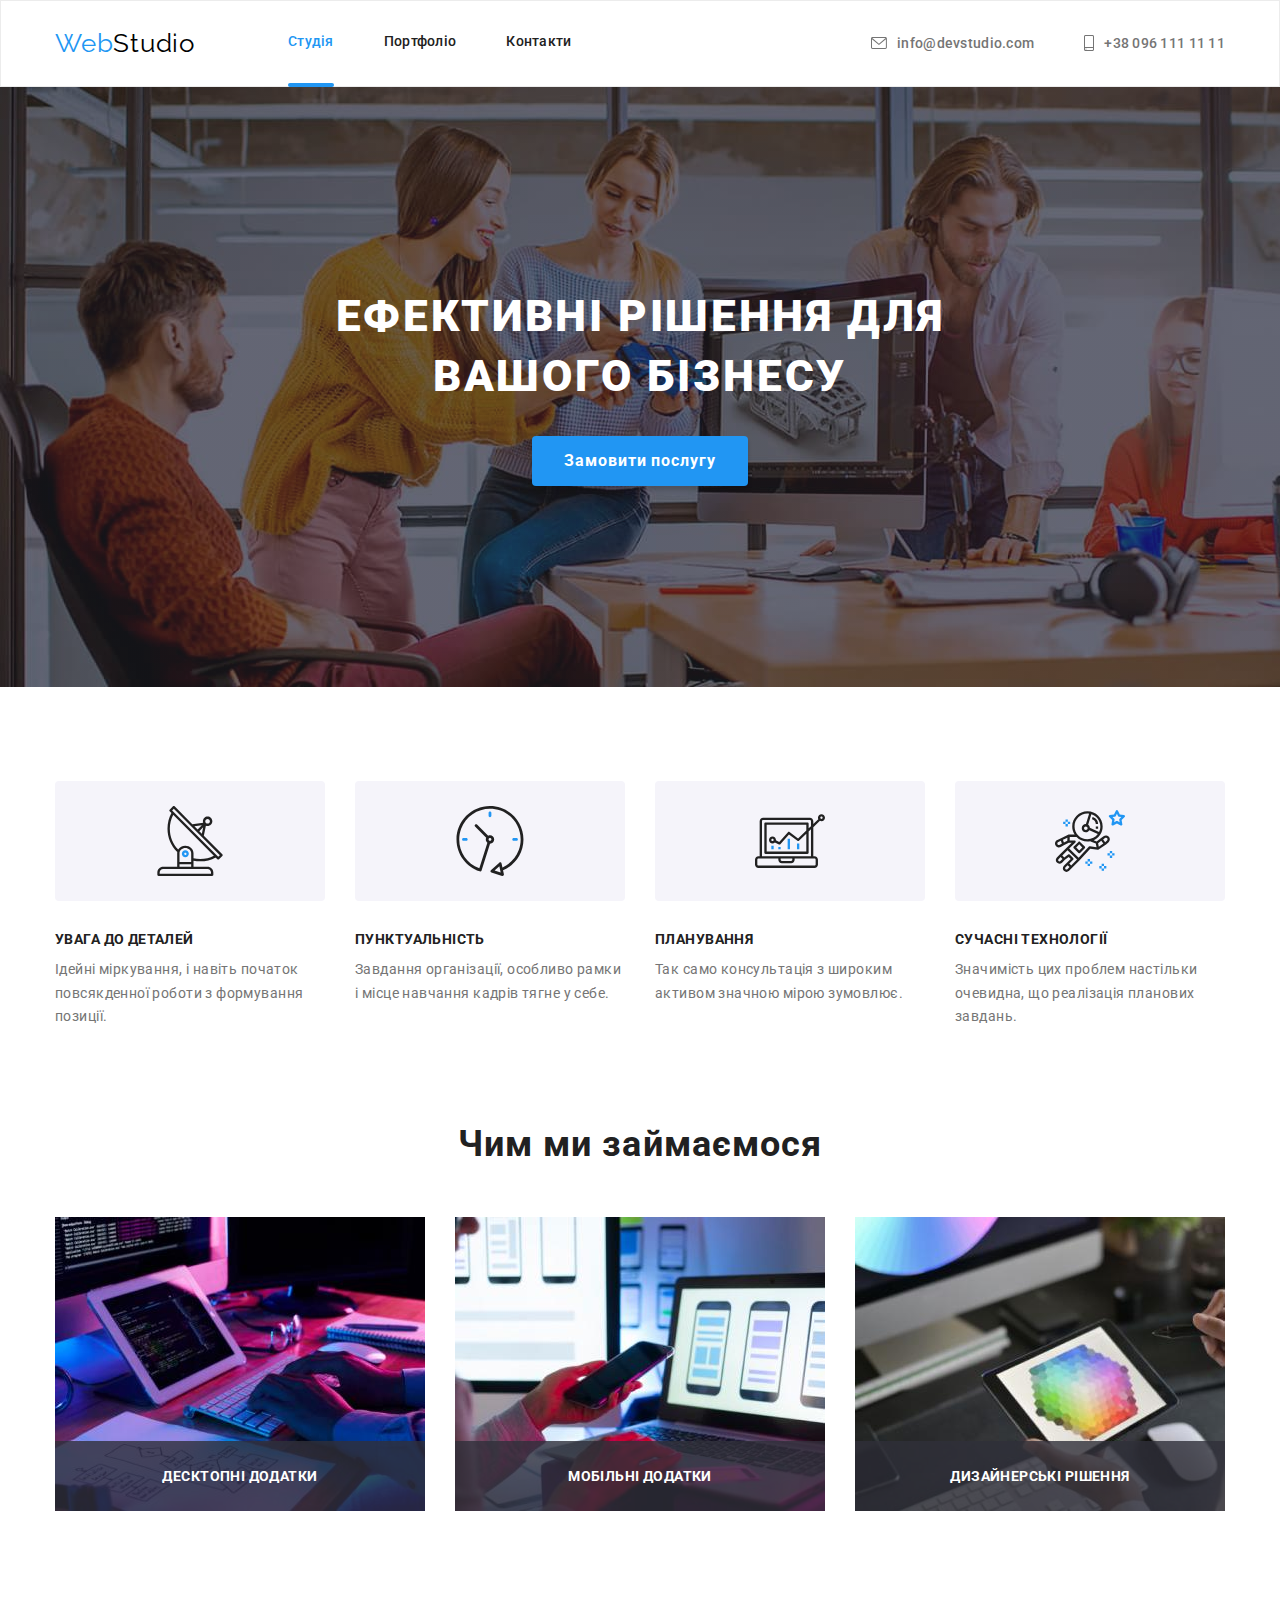
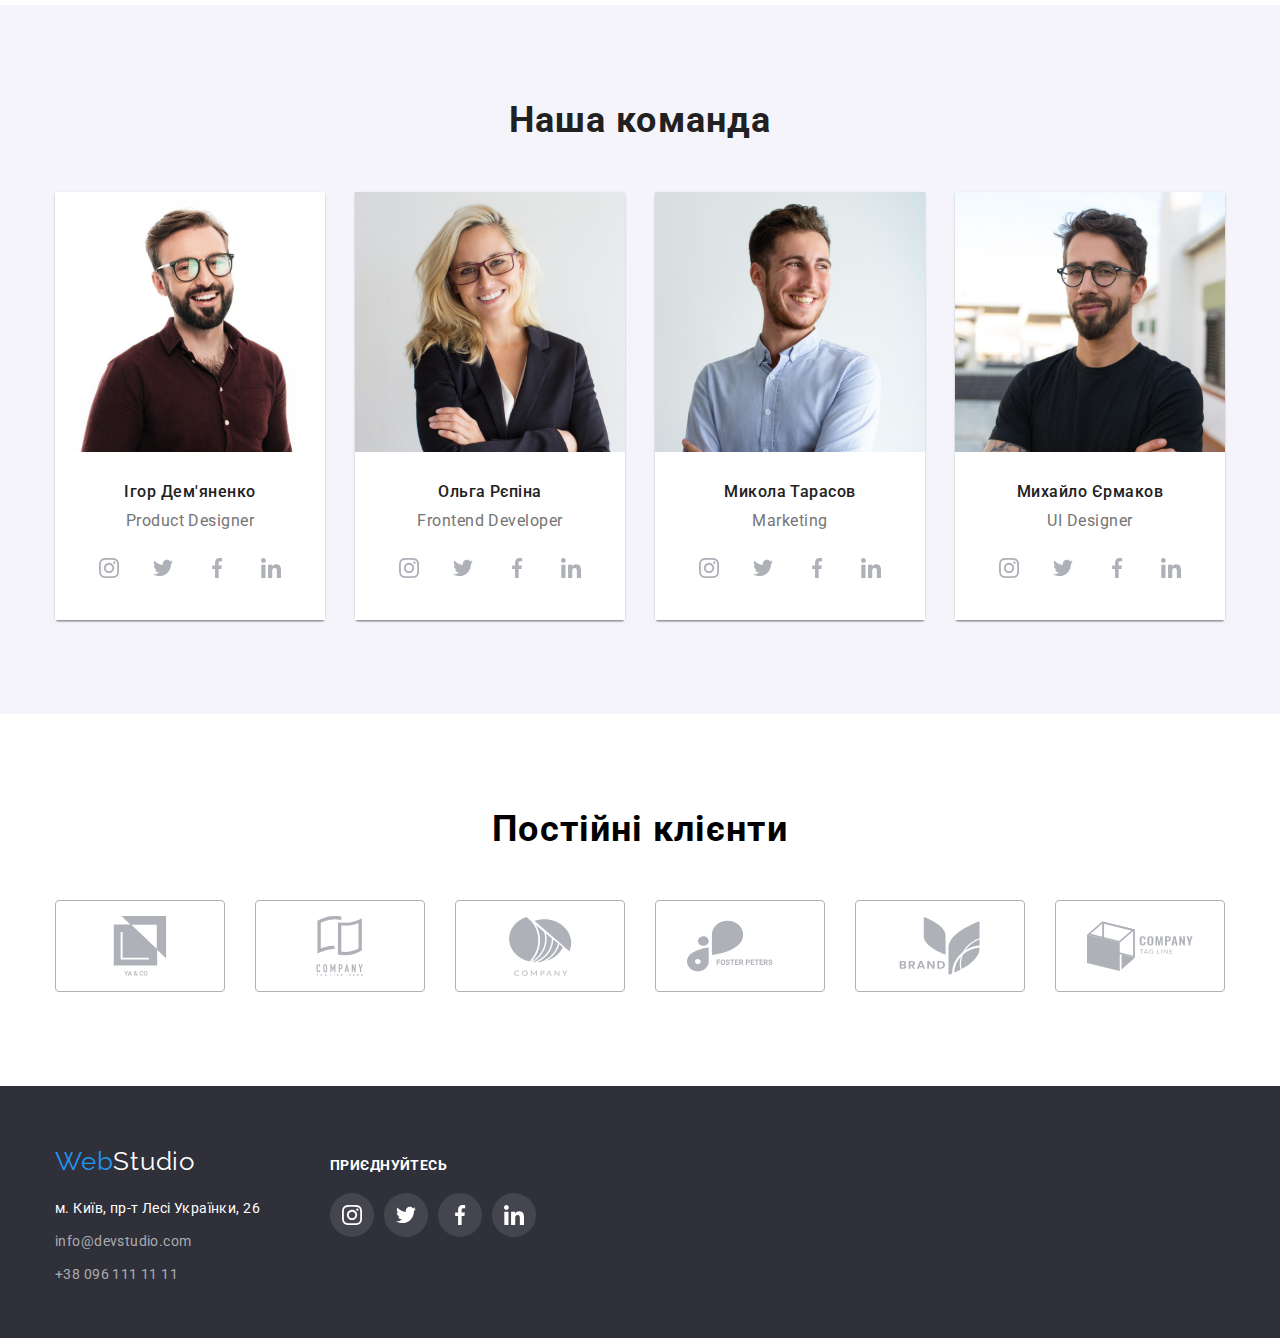
<file: index.html>
<!DOCTYPE html>
<html lang="uk">
  <head>
    <meta charset="UTF-8" />
    <meta http-equiv="X-UA-Compatible" content="IE=edge" />
    <meta name="viewport" content="width=device-width, initial-scale=1.0" />
    <link rel="preconnect" href="https://fonts.gstatic.com" crossorigin />
    <link
      href="https://fonts.googleapis.com/css2?family=Raleway:wght@700&family=Roboto:wght@400;500;700;900&display=swap"
      rel="stylesheet"
    />
    <link rel="stylesheet" href="./css/modern-normalize.min.css" />
    <link rel="stylesheet" href="./css/styles.css" />
    <title>Студія</title>
  </head>
  <body>
    <header>
      <div class="container">
        <a href="./index.html" class="logo">Web<span>Studio</span></a>
        <nav>
          <ul class="navbar">
            <li class="navbar_item current">
              <a href="./index.html" class="nav-link active-page">Студія</a>
            </li>
            <li class="navbar_item">
              <a href="./portfolio.html" class="nav-link">Портфоліо</a>
            </li>
            <li class="navbar_item">
              <a href="#"   class="nav-link">Контакти</a></li>
          </ul>
        </nav>
        <ul class="contacts-list">
          <li class="contacts-item">
            <a href="mailto:info@devstudio.com" class="contacts-link">
              <svg class="icon icon-mail" width="16" height="12">
                <use href="./img/icons.svg#icon-mail"></use>
              </svg>

              info@devstudio.com</a
            >
          </li>
          <li class="contacts-item">
            <a href="tel:+380961111111" class="contacts-link">
              <svg class="icon icon-tel" width="10" height="16">
                <use href="./img/icons.svg#icon-smartphone"></use>
              </svg>
              +38 096 111 11 11</a
            >
          </li>
        </ul>
      </div>
    </header>

    <main>
      <section class="uppersite section">
        <div class="container">
          <h1 class="main-header">
            Ефективні рішення для<br />
            вашого бізнесу
          </h1>
          <button type="button" class="frst-btn" data-modal-open>
            Замовити послугу
          </button>
        </div>
      </section>

      <section class="speciality section">
        <div class="container">
          <h2 hidden>Особливості</h2>
          <ul class="speciality-list">
            <li class="speciality-item">
              <div class="speciality-icon">
                <svg width="70" height="70">
                  <use href="./img/icons.svg#icon-antenna_1"></use>
                </svg>
              </div>
              <h3>УВАГА ДО ДЕТАЛЕЙ</h3>
              <p>
                Ідейні міркування, і навіть початок повсякденної роботи з
                формування позиції.
              </p>
            </li>
            <li class="speciality-item">
              <div class="speciality-icon">
                <svg width="70" height="70">
                  <use href="./img/icons.svg#icon-clock_1"></use>
                </svg>
              </div>
              <h3>ПУНКТУАЛЬНІСТЬ</h3>
              <p>
                Завдання організації, особливо рамки і місце навчання кадрів
                тягне у себе.
              </p>
            </li>
            <li class="speciality-item">
              <div class="speciality-icon">
                <svg width="70" height="70">
                  <use href="./img/icons.svg#icon-diagram_1"></use>
                </svg>
              </div>
              <h3>ПЛАНУВАННЯ</h3>
              <p>
                Так само консультація з широким активом значною мірою зумовлює.
              </p>
            </li>
            <li class="speciality-item">
              <div class="speciality-icon">
                <svg width="70" height="70">
                  <use href="./img/icons.svg#icon-astronaut_1"></use>
                </svg>
              </div>
              <h3>СУЧАСНІ ТЕХНОЛОГІЇ</h3>
              <p>
                Значимість цих проблем настільки очевидна, що реалізація
                планових завдань.
              </p>
            </li>
          </ul>
        </div>
      </section>
      <section class="our-projects section">
        <div class="container">
          <h2 class="projects-subheader">Чим ми займаємося</h2>
          <ul class="projects-list">
            <li class="projects-list-item">
              <img
                class="project-img"
                src="./img/our_projects_1.jpg"
                alt="Кодинг"
                width="370"
              />
              <p class="projects-desc">Десктопні додатки</p>
            </li>
            <li class="projects-list-item">
              <img
                class="project-img"
                src="./img/our_projects_2.jpg"
                alt="Робота над застосунками"
                width="370"
              />
              <p class="projects-desc">Мобільні додатки</p>
            </li>
            <li class="projects-list-item">
              <img
                class="project-img"
                src="./img/our_projects_3.jpg"
                alt="Вибір кольорової палітри"
                width="370"
              />
              <p class="projects-desc">Дизайнерські рішення</p>
            </li>
          </ul>
        </div>
      </section>

      <section class="our-team section">
        <div class="container">
          <h2 class="team-subheader">Наша команда</h2>
          <ul class="team-list">
            <li class="team-card">
              <img
                src="./img/our_team_1.jpg"
                alt="Ігор Дем'яненко"
                width="270"
              />
              <div class="team-card-info">
                <h3>Ігор Дем'яненко</h3>
                <p lang="en">Product Designer</p>
                <ul class="socials">
                  <li class="socials-item">
                    <a href="#" class="socials-item-link">
                      <svg width="20" height="20" class="icon">
                        <use href="./img/icons.svg#icon-instagram"></use>
                      </svg>
                    </a>
                  </li>
                  <li class="socials-item">
                    <a href="#" class="socials-item-link">
                      <svg width="20" height="20" class="icon">
                        <use href="./img/icons.svg#icon-twitter"></use>
                      </svg>
                    </a>
                  </li>
                  <li class="socials-item">
                    <a href="#" class="socials-item-link">
                      <svg width="20" height="20" class="icon">
                        <use href="./img/icons.svg#icon-facebook"></use>
                      </svg>
                    </a>
                  </li>
                  <li class="socials-item">
                    <a href="#" class="socials-item-link">
                      <svg width="20" height="20" class="icon">
                        <use href="./img/icons.svg#icon-linkedin"></use>
                      </svg>
                    </a>
                  </li>
                </ul>
              </div>
            </li>
            <li class="team-card">
              <img src="./img/our_team_2.jpg" alt="Ольга Рєпіна" width="270" />
              <div class="team-card-info">
                <h3>Ольга Рєпіна</h3>
                <p lang="en">Frontend Developer</p>
                <ul class="socials">
                  <li class="socials-item">
                    <a href="#" class="socials-item-link">
                      <svg width="20" height="20" class="icon">
                        <use href="./img/icons.svg#icon-instagram"></use>
                      </svg>
                    </a>
                  </li>
                  <li class="socials-item">
                    <a href="#" class="socials-item-link">
                      <svg width="20" height="20" class="icon">
                        <use href="./img/icons.svg#icon-twitter"></use>
                      </svg>
                    </a>
                  </li>
                  <li class="socials-item">
                    <a href="#" class="socials-item-link">
                      <svg width="20" height="20" class="icon">
                        <use href="./img/icons.svg#icon-facebook"></use>
                      </svg>
                    </a>
                  </li>
                  <li class="socials-item">
                    <a href="#" class="socials-item-link">
                      <svg width="20" height="20" class="icon">
                        <use href="./img/icons.svg#icon-linkedin"></use>
                      </svg>
                    </a>
                  </li>
                </ul>
              </div>
            </li>
            <li class="team-card">
              <img
                src="./img/our_team_3.jpg"
                alt="Микола Тарасов"
                width="270"
              />
              <div class="team-card-info">
                <h3>Микола Тарасов</h3>
                <p lang="en">Marketing</p>
                <ul class="socials">
                  <li class="socials-item">
                    <a href="#" class="socials-item-link">
                      <svg width="20" height="20" class="icon">
                        <use href="./img/icons.svg#icon-instagram"></use>
                      </svg>
                    </a>
                  </li>
                  <li class="socials-item">
                    <a href="#" class="socials-item-link">
                      <svg width="20" height="20" class="icon">
                        <use href="./img/icons.svg#icon-twitter"></use>
                      </svg>
                    </a>
                  </li>
                  <li class="socials-item">
                    <a href="#" class="socials-item-link">
                      <svg width="20" height="20" class="icon">
                        <use href="./img/icons.svg#icon-facebook"></use>
                      </svg>
                    </a>
                  </li>
                  <li class="socials-item">
                    <a href="#" class="socials-item-link">
                      <svg width="20" height="20" class="icon">
                        <use href="./img/icons.svg#icon-linkedin"></use>
                      </svg>
                    </a>
                  </li>
                </ul>
              </div>
            </li>
            <li class="team-card">
              <img
                src="./img/our_team_4.jpg"
                alt="Михайло Єрмаков"
                width="270"
              />
              <div class="team-card-info">
                <h3>Михайло Єрмаков</h3>
                <p lang="en">UI Designer</p>
                <ul class="socials">
                  <li class="socials-item">
                    <a href="#" class="socials-item-link">
                      <svg width="20" height="20" class="icon">
                        <use href="./img/icons.svg#icon-instagram"></use>
                      </svg>
                    </a>
                  </li>
                  <li class="socials-item">
                    <a href="#" class="socials-item-link">
                      <svg width="20" height="20" class="icon">
                        <use href="./img/icons.svg#icon-twitter"></use>
                      </svg>
                    </a>
                  </li>
                  <li class="socials-item">
                    <a href="#" class="socials-item-link">
                      <svg width="20" height="20" class="icon">
                        <use href="./img/icons.svg#icon-facebook"></use>
                      </svg>
                    </a>
                  </li>
                  <li class="socials-item">
                    <a href="#" class="socials-item-link">
                      <svg width="20" height="20" class="icon">
                        <use href="./img/icons.svg#icon-linkedin"></use>
                      </svg>
                    </a>
                  </li>
                </ul>
              </div>
            </li>
          </ul>
        </div>
      </section>

      <section class="partners section">
        <div class="container">
          <h2 class="partners-header">Постійні клієнти</h2>
          <ul class="partners-list">
            <li class="partners-item">
              <a href="#" class="partners-link">
                <svg width="106" height="60" class="icon">
                  <use href="./img/icons.svg#icon-company_1"></use>
                </svg>
              </a>
            </li>
            <li class="partners-item">
              <a href="#" class="partners-link">
                <svg width="106" height="60" class="icon">
                  <use href="./img/icons.svg#icon-company_2"></use>
                </svg>
              </a>
            </li>
            <li class="partners-item">
              <a href="#" class="partners-link">
                <svg width="106" height="60" class="icon">
                  <use href="./img/icons.svg#icon-company_3"></use>
                </svg>
              </a>
            </li>
            <li class="partners-item">
              <a href="#" class="partners-link">
                <svg width="106" height="60" class="icon">
                  <use href="./img/icons.svg#icon-company_4"></use>
                </svg>
              </a>
            </li>
            <li class="partners-item">
              <a href="#" class="partners-link">
                <svg width="106" height="60" class="icon">
                  <use href="./img/icons.svg#icon-company_5"></use>
                </svg>
              </a>
            </li>
            <li class="partners-item">
              <a href="#" class="partners-link">
                <svg width="106" height="60" class="icon">
                  <use href="./img/icons.svg#icon-company_6"></use>
                </svg>
              </a>
            </li>
          </ul>
        </div>
      </section>

    </main>

    <footer>
      <div class="footer container">
        <div class="footer-address">
          <a href="index.html" class="footer-logo">Web<span>Studio</span></a>
          <address class="footer-contacts">
            <ul class="footer-contacts-list">
              <li class="footer-contacts-item">
                <a
                  href="https://goo.gl/maps/Gp3ARR3Tay99MyRA6"
                  target="_blank"
                  rel="noopener noreferrer"
                  class="address"
                  >м. Київ, пр-т Лесі Українки, 26
                </a>
              </li>
              <li class="footer-contacts-item">
                <a href="mailto:info@devstudio.com">info@devstudio.com</a>
              </li>
              <li class="footer-contacts-item">
                <a href="tel:+380961111111">+38 096 111 11 11</a>
              </li>
            </ul>
          </address>
        </div>

        <div class="footer-media">
          <h2 class="footer-header">приєднуйтесь</h2>
          <ul class="footer-socials">
            <li class="footer-socials-item">
              <a href="#" class="footer-socials-link">
                <svg width="20" height="20">
                  <use href="./img/icons.svg#icon-instagram" class="icon"></use>
                </svg>
              </a>
            </li>
            <li class="footer-socials-item">
              <a href="#" class="footer-socials-link">
                <svg width="20" height="20">
                  <use href="./img/icons.svg#icon-twitter" class="icon"></use>
                </svg>
              </a>
            </li>
            <li class="footer-socials-item">
              <a href="#" class="footer-socials-link">
                <svg width="20" height="20">
                  <use href="./img/icons.svg#icon-facebook" class="icon"></use>
                </svg>
              </a>
            </li>
            <li class="footer-socials-item">
              <a href="#" class="footer-socials-link">
                <svg width="20" height="20">
                  <use href="./img/icons.svg#icon-linkedin" class="icon"></use>
                </svg>
              </a>
            </li>
          </ul>
        </div>
      </div>
    </footer>

    <div class="backdrop is-hidden" data-modal>
      <div class="modal">
        <button type="button" class="btn-close" data-modal-close>
          <svg class="icon icon-close" width="11" height="11">
            <use href="./img/icons.svg#icon-close"></use>
          </svg>
        </button>
      </div>
    </div>

    <script src="./js/modal.js"></script>
  </body>
</html>
</file>
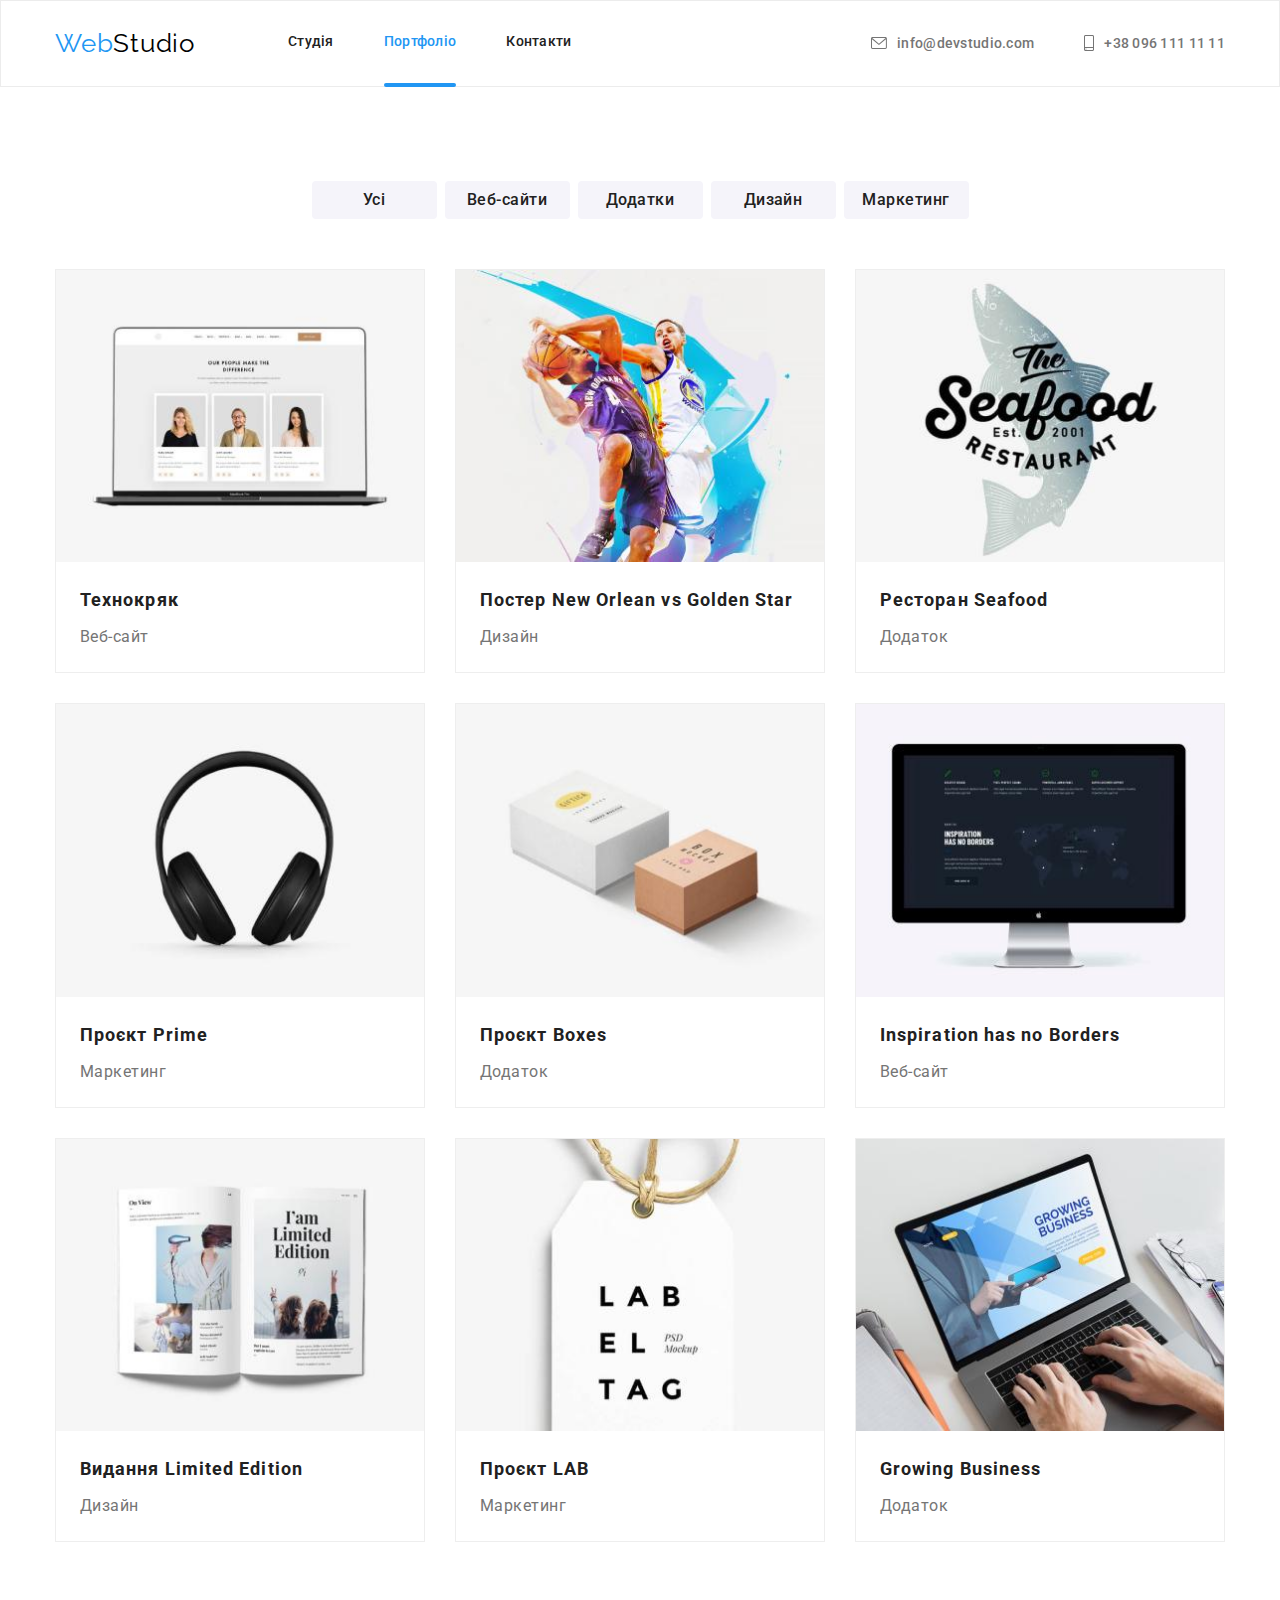
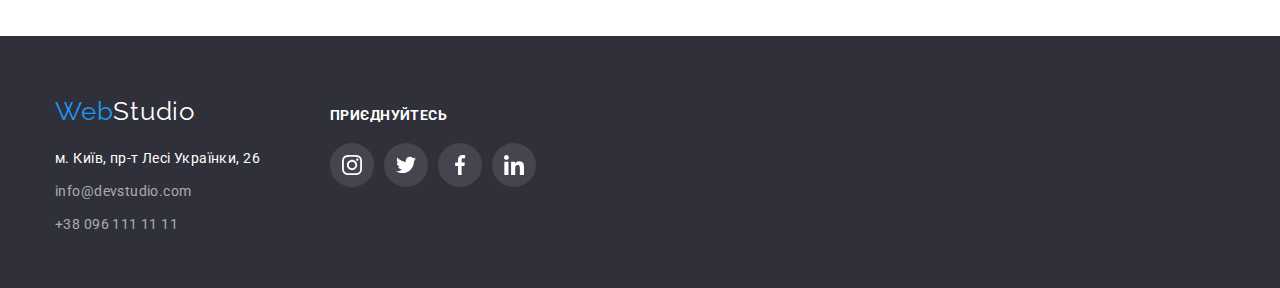
<file: portfolio.html>
<!DOCTYPE html>
<html lang="en">
  <head>
    <meta charset="UTF-8" />
    <meta http-equiv="X-UA-Compatible" content="IE=edge" />
    <meta name="viewport" content="width=device-width, initial-scale=1.0" />
    <link rel="preconnect" href="https://fonts.gstatic.com" crossorigin />
    <link
      href="https://fonts.googleapis.com/css2?family=Raleway:wght@700&family=Roboto:wght@400;500;700;900&display=swap"
      rel="stylesheet"
    />
    <link rel="stylesheet" href="./css/modern-normalize.min.css" />
    <link rel="stylesheet" href="./css/styles.css" />
    <title>Портфоліо</title>
  </head>
  <body>
    <header>
      <div class="container">
        <a href="./index.html" class="logo">Web<span>Studio</span></a>
        <nav>
          <ul class="navbar">
            <li class="navbar_item">
              <a href="./index.html" class="nav-link">Студія</a>
            </li>
            <li class="navbar_item current">
              <a href="./portfolio.html" class="nav-link active-page">Портфоліо</a>
            </li>
            <li class="navbar_item"><a href="#" class="nav-link">Контакти</a></li>
          </ul>
        </nav>
        <ul class="contacts-list">
          <li class="contacts-item">
            <a href="mailto:info@devstudio.com" class="contacts-link">
              <svg class="icon icon-mail" width="16" height="12">
                <use href="./img/icons.svg#icon-mail"></use>
              </svg>

              info@devstudio.com</a
            >
          </li>
          <li class="contacts-item">
            <a href="tel:+380961111111" class="contacts-link">
              <svg class="icon icon-tel" width="10" height="16">
                <use href="./img/icons.svg#icon-smartphone"></use>
              </svg>
              +38 096 111 11 11</a
            >
          </li>
        </ul>
      </div>
    </header>

    <main>
      <section class="portfolio-cards section">
        <div class="container">
          <h1 hidden>Портфоліо</h1>
          <ul class="button-list">
            <li class="port-btn">
              <button type="button" class="filter">Усі</button>
            </li>
            <li class="port-btn">
              <button type="button" class="filter">Веб-сайти</button>
            </li>
            <li class="port-btn">
              <button type="button" class="filter">Додатки</button>
            </li>
            <li class="port-btn">
              <button type="button" class="filter">Дизайн</button>
            </li>
            <li class="port-btn">
              <button type="button" class="filter">Маркетинг</button>
            </li>
          </ul>

          <ul class="portfolio-list">
            <li class="portfolio-card">
              <a href="#" class="portfolio-link">
                <div class="img-wrapper">
                  <img src="./img/project_1.jpg" alt="Технокряк" width="370" />
                  <p class="text-overlay">
                    Ресурс пропонує комплексні пропозиції з різним рівнем
                    функціоналу та сервісів. Все це дозволить відвідувачу
                    отримати вичерпні відомості про компанію чи приватну особу.
                  </p>
                </div>
                <div class="portfolio-info">
                  <h2>Технокряк</h2>
                  <p>Веб-сайт</p>
                </div>
              </a>
            </li>
            <li class="portfolio-card">
              <a href="#" class="portfolio-link">
                <div class="img-wrapper">
                  <img
                    src="./img/project_2.jpg"
                    alt="Постер New Orlean vs Golden Star"
                    width="370"
                  />
                  <p class="text-overlay">
                    Ресурс пропонує комплексні пропозиції з різним рівнем
                    функціоналу та сервісів. Все це дозволить відвідувачу
                    отримати вичерпні відомості про компанію чи приватну особу.
                  </p>
                </div>
                <div class="portfolio-info">
                  <h2>
                    Постер <span lang="en">New Orlean vs Golden Star</span>
                  </h2>
                  <p>Дизайн</p>
                </div>
              </a>
            </li>
            <li class="portfolio-card">
              <a href="#" class="portfolio-link">
                <div class="img-wrapper">
                  <img
                    src="./img/project_3.jpg"
                    alt="Ресторан Seafood"
                    width="370"
                  />
                  <p class="text-overlay">
                    Ресурс пропонує комплексні пропозиції з різним рівнем
                    функціоналу та сервісів. Все це дозволить відвідувачу
                    отримати вичерпні відомості про компанію чи приватну особу.
                  </p>
                </div>
                <div class="portfolio-info">
                  <h2>Ресторан <span lang="en">Seafood</span></h2>
                  <p>Додаток</p>
                </div>
              </a>
            </li>
            <li class="portfolio-card">
              <a href="#" class="portfolio-link">
                <div class="img-wrapper">
                  <img
                    src="./img/project_4.jpg"
                    alt="Проєкт Prime"
                    width="370"
                  />
                  <p class="text-overlay">
                    Ресурс пропонує комплексні пропозиції з різним рівнем
                    функціоналу та сервісів. Все це дозволить відвідувачу
                    отримати вичерпні відомості про компанію чи приватну особу.
                  </p>
                </div>
                <div class="portfolio-info">
                  <h2>Проєкт <span lang="en">Prime</span></h2>
                  <p>Маркетинг</p>
                </div>
              </a>
            </li>
            <li class="portfolio-card">
              <a href="#" class="portfolio-link">
                <div class="img-wrapper">
                  <img
                    src="./img/project_5.jpg"
                    alt="Проєкт Boxes"
                    width="370"
                  />
                  <p class="text-overlay">
                    Ресурс пропонує комплексні пропозиції з різним рівнем
                    функціоналу та сервісів. Все це дозволить відвідувачу
                    отримати вичерпні відомості про компанію чи приватну особу.
                  </p>
                </div>
                <div class="portfolio-info">
                  <h2>Проєкт <span lang="en">Boxes</span></h2>
                  <p>Додаток</p>
                </div>
              </a>
            </li>
            <li class="portfolio-card">
              <a href="#" class="portfolio-link">
                <div class="img-wrapper">
                  <img
                    src="./img/project_6.jpg"
                    alt="Inspiration has no Borders"
                    width="370"
                  />
                  <p class="text-overlay">
                    Ресурс пропонує комплексні пропозиції з різним рівнем
                    функціоналу та сервісів. Все це дозволить відвідувачу
                    отримати вичерпні відомості про компанію чи приватну особу.
                  </p>
                </div>
                <div class="portfolio-info">
                  <h2 lang="en">Inspiration has no Borders</h2>
                  <p>Веб-сайт</p>
                </div>
              </a>
            </li>
            <li class="portfolio-card">
              <a href="#" class="portfolio-link">
                <div class="img-wrapper">
                  <img
                    src="./img/project_7.jpg"
                    alt="Видання Limited Edition"
                    width="370"
                  />
                  <p class="text-overlay">
                    Ресурс пропонує комплексні пропозиції з різним рівнем
                    функціоналу та сервісів. Все це дозволить відвідувачу
                    отримати вичерпні відомості про компанію чи приватну особу.
                  </p>
                </div>
                <div class="portfolio-info">
                  <h2>Видання <span lang="en">Limited Edition</span></h2>
                  <p>Дизайн</p>
                </div>
              </a>
            </li>
            <li class="portfolio-card">
              <a href="#" class="portfolio-link">
                <div class="img-wrapper">
                  <img src="./img/project_8.jpg" alt="Проєкт LAB" width="370" />
                  <p class="text-overlay">
                    Ресурс пропонує комплексні пропозиції з різним рівнем
                    функціоналу та сервісів. Все це дозволить відвідувачу
                    отримати вичерпні відомості про компанію чи приватну особу.
                  </p>
                </div>
                <div class="portfolio-info">
                  <h2>Проєкт <span lang="en">LAB</span></h2>
                  <p>Маркетинг</p>
                </div>
              </a>
            </li>
            <li class="portfolio-card">
              <a href="#" class="portfolio-link">
                <div class="img-wrapper">
                  <img
                    src="./img/project_9.jpg"
                    alt="Growing Business"
                    width="370"
                  />
                  <p class="text-overlay">
                    Ресурс пропонує комплексні пропозиції з різним рівнем
                    функціоналу та сервісів. Все це дозволить відвідувачу
                    отримати вичерпні відомості про компанію чи приватну особу.
                  </p>
                </div>
                <div class="portfolio-info">
                  <h2 lang="en">Growing Business</h2>
                  <p>Додаток</p>
                </div>
              </a>
            </li>
          </ul>
        </div>
      </section>
    </main>

    <footer>
      <div class="footer container">
        <div class="footer-address">
          <a href="index.html" class="footer-logo">Web<span>Studio</span></a>
          <address class="footer-contacts">
            <ul class="footer-contacts-list">
              <li class="footer-contacts-item">
                <a
                  href="https://goo.gl/maps/Gp3ARR3Tay99MyRA6"
                  target="_blank"
                  rel="noopener noreferrer"
                  class="address"
                  >м. Київ, пр-т Лесі Українки, 26
                </a>
              </li>
              <li class="footer-contacts-item">
                <a href="mailto:info@devstudio.com">info@devstudio.com</a>
              </li>
              <li class="footer-contacts-item">
                <a href="tel:+380961111111">+38 096 111 11 11</a>
              </li>
            </ul>
          </address>
        </div>

        <div class="footer-media">
          <h2 class="footer-header">приєднуйтесь</h2>
          <ul class="footer-socials">
            <li class="footer-socials-item">
              <a href="#" class="footer-socials-link">
                <svg width="20" height="20">
                  <use href="./img/icons.svg#icon-instagram" class="icon"></use>
                </svg>
              </a>
            </li>
            <li class="footer-socials-item">
              <a href="#" class="footer-socials-link">
                <svg width="20" height="20">
                  <use href="./img/icons.svg#icon-twitter" class="icon"></use>
                </svg>
              </a>
            </li>
            <li class="footer-socials-item">
              <a href="#" class="footer-socials-link">
                <svg width="20" height="20">
                  <use href="./img/icons.svg#icon-facebook" class="icon"></use>
                </svg>
              </a>
            </li>
            <li class="footer-socials-item">
              <a href="#" class="footer-socials-link">
                <svg width="20" height="20">
                  <use href="./img/icons.svg#icon-linkedin" class="icon"></use>
                </svg>
              </a>
            </li>
          </ul>
        </div>
      </div>
    </footer>
  </body>
</html>
</file>
<file: css/styles.css>
:root {
  --brand-color: #2196f3;
  --primary-color: #212121;
  --secondary-color: #757575;
  --light-color: #fff;
  --primary-background: #2f303a;
  --light-background: #f5f4fa;
  --gray-color: #afb1b8;
}

a {
  color: inherit;
  text-decoration: none;
}

h1,
h2,
h3,
h4,
p {
  margin: 0;
}

ul {
  list-style-type: none;
  margin: 0;
  padding: 0;
}

img {
  display: block;
  max-width: 100%;
  height: auto;
}

button {
  margin: 0;
  padding: 0;
}

body {
  font-family: "Roboto", sans-serif;
  background-color: var(--light-color);
}

.container {
  max-width: 1200px;
  margin: 0 auto;
  padding: 0 15px;
}

header {
  border: 1px solid #ececec;

}

header .container {
  display: flex;
  align-items: center;
}

.logo {
  font-family: "Raleway";
  font-size: 26px;
  line-height: 1.2;
  letter-spacing: 0.03em;
  color: var(--brand-color);
}

.logo span {
  color: black;
}

.navbar {
  display: flex;
  margin-left: 93px;
}

.navbar_item {

}

.navbar_item .nav-link {
  display: block;
  padding: 32px 0;
  font-weight: 500;
  font-size: 14px;
  line-height: 1.2;
  letter-spacing: 0.02em;
  color: var(--primary-color);
  transition-property: color;
  transition-duration: 250ms;
  transition-timing-function: cubic-bezier(0.4, 0, 0.2, 1);
}

.navbar_item:not(:last-child) {
  margin-right: 50px;
}

.navbar_item .active-page {
  color: var(--brand-color);
}

.current::after {
  content: "";
  position: relative;
  bottom: -1px;
  display: block;
  width: 100%;
  height: 4px;
  background-color: #2196f3;
  border-radius: 2px;
}


.contacts-list {
  display: flex;
  gap: 50px;
  margin-left: auto;
}

.contacts-item {
  display: flex;
  align-items: center;
}

.contacts-item a {
  font-weight: 500;
  font-size: 14px;
  line-height: 1.2;
  letter-spacing: 0.02em;
  color: var(--secondary-color);
  transition-property: color;
  transition-duration: 250ms;
  transition-timing-function: cubic-bezier(0.4, 0, 0.2, 1);
}

.contacts-link {
  display: flex;
  align-items: center;
}

.icon {
  fill: currentColor;
  display: block;
}

.icon-mail,
.icon-tel {
  margin-right: 10px;
}

.navbar_item a:hover,
.navbar_item a:focus,
.contacts-item a:hover,
.contacts-item a:focus {
  color: var(--brand-color);
}

.section {
  padding: 94px 0;
}

.uppersite {
  margin: 0 auto;
  min-height: 600px;
  background-image: linear-gradient(
      to right,
      rgba(47, 48, 58, 0.4),
      rgba(47, 48, 58, 0.4)
    ),
    url(../img/main_bg.jpg);
  background-repeat: no-repeat;
  background-color: var(--primary-background);
  padding-top: 200px;
  max-width: 1600px;
  text-align: center;
}

.main-header {
  font-weight: 900;
  font-size: 44px;
  line-height: 1.36;
  letter-spacing: 0.06em;
  text-transform: uppercase;
  color: var(--light-color);
  margin-bottom: 30px;
}

.frst-btn {
  color: var(--light-color);
  font-weight: 700;
  font-size: 16px;
  line-height: 1.88;
  letter-spacing: 0.06em;
  background-color: var(--brand-color);
  box-shadow: 0px 4px 4px rgba(0, 0, 0, 0.15);
  border-radius: 4px;
  width: 216px;
  height: 50px;
  border-style: none;
  cursor: pointer;

}

.frst-btn:active {

  background-color: #188ce8;
}

.backdrop {
  position: fixed;
  top: 0;
  left: 0;
  width: 100%;
  height: 100%;
  background-color: rgba(0, 0, 0, 0.2);
  z-index: 2;
  transition: opacity  250ms ease-in-out,
  visibility 250ms ease-in-out;
}

.backdrop.is-hidden {
  opacity: 0;
  pointer-events: none;
  visibility: hidden;
}

.modal {
  position: absolute;
  top: 50%;
  left: 50%;
  transform: translate(-50%, -50%);
  width: 528px;
  height: 581px;
  background-color: var(--light-color);
  box-shadow: 0px 1px 3px rgba(0, 0, 0, 0.12), 0px 1px 1px rgba(0, 0, 0, 0.14),
    0px 2px 1px rgba(0, 0, 0, 0.2);
  border-radius: 4px;
  transition-property: opacity;
  transition-duration: 500ms;
  transition-timing-function: cubic-bezier(0.4, 0, 0.2, 1);
}

.btn-close {
  position: absolute;
  border: 1px solid rgba(0, 0, 0, 0.1);
  width: 30px;
  height: 30px;
  background-color: var(--light-color);
  top: 8px;
  right: 8px;
  border-radius: 50%;
  cursor: pointer;
}

.icon-close {
  position: absolute;
  top: 50%;
  left: 50%;
  transform: translate(-50%, -50%);
}

.speciality {
  min-height: 286px;
}

.speciality-list {
  display: flex;
  gap: 30px;
}

/* .speciality-item {
  width: 270px;
  min-height: 98px;
} */

.speciality-icon {
  display: flex;
  justify-content: center;
  align-items: center;
  width: 270px;
  height: 120px;
  background-color: var(--light-background);
  border-radius: 4px;
  margin-bottom: 30px;
}

.speciality-item h3 {
  font-size: 14px;
  line-height: 1.2;
  letter-spacing: 0.03em;
  text-transform: uppercase;
  color: var(--primary-color);
  text-align: left;
  margin-bottom: 10px;
}

.speciality-item p {
  font-size: 14px;
  line-height: 1.71;
  letter-spacing: 0.03em;
  color: var(--secondary-color);
  text-align: left;
}

.our-projects {
  min-height: 480px;
  padding-top: 0;
}

.projects-subheader {
  font-size: 36px;
  line-height: 1.2;
  letter-spacing: 0.03em;
  color: var(--primary-color);
  text-align: center;
  margin-bottom: 50px;
}

.projects-list {
  display: flex;
  gap: 30px;
}

.projects-list-item {
  position: relative;
}

.projects-desc {
  position: absolute;
  bottom: 0;
  width: 100%;
  font-weight: 700;
  font-size: 14px;
  line-height: calc(16 / 14);
  text-align: center;
  letter-spacing: 0.03em;
  text-transform: uppercase;
  color: var(--light-color);
  padding: 27px 0;
  background-color: rgba(47, 48, 58, 0.8);
}

.our-team {
  min-height: 648px;
  background-color: #f5f4fa;
}

.team-subheader {
  font-size: 36px;
  line-height: 1.2;
  letter-spacing: 0.03em;
  color: var(--primary-color);
  margin-bottom: 50px;
  text-align: center;
}

.team-list {
  display: flex;
  gap: 30px;
}

.team-card {
  box-shadow: 0px 1px 3px rgba(0, 0, 0, 0.12), 0px 1px 1px rgba(0, 0, 0, 0.14),
    0px 2px 1px rgba(0, 0, 0, 0.2);
  border-radius: 0px 0px 4px 4px;
}

.team-card-info {
  background-color: var(--light-color);
  padding: 30px 0;
}

.team-card-info h3 {
  font-weight: 500;
  font-size: 16px;
  line-height: 1.2;
  letter-spacing: 0.03em;
  color: var(--primary-color);
  text-align: center;
  margin-bottom: 10px;
}

.team-card-info p {
  line-height: 1.2;
  letter-spacing: 0.03em;
  color: var(--secondary-color);
  text-align: center;
}

.socials {
  display: flex;
  justify-content: center;
  align-items: center;
  gap: 10px;
  margin-top: 16px;
}

.socials-item-link {
  color: var(--gray-color);
  background-color: transparent;
  border-radius: 50%;
  display: flex;
  width: 44px;
  height: 44px;
  align-items: center;
  justify-content: center;
  transition-property: color, background-color;
  transition-duration: 250ms;
  transition-timing-function: cubic-bezier(0.4, 0, 0.2, 1);
}

.socials-item-link:hover,
.socials-item-link:focus {
  color: var(--light-color);
  background-color: var(--brand-color);
}

.partners {
  min-height: 372px;
}

.partners-header {
  font-size: 36px;
  line-height: calc(42 / 36);
  text-align: center;
  letter-spacing: 0.03em;
  margin-bottom: 50px;
}

.partners-list {
  display: flex;
  justify-content: space-between;
}

.partners-link {
  color: var(--gray-color);
  display: flex;
  justify-content: center;
  align-items: center;
  width: 170px;
  height: 92px;
  border: 1px solid var(--gray-color);
  border-radius: 4px;
  transition-property: color, border;
  transition-duration: 250ms;
  transition-timing-function: cubic-bezier(0.4, 0, 0.2, 1);
}

.partners-link:hover,
.partners-link:focus {
  color: var(--brand-color);
  border: 1px solid var(--brand-color);
}

footer {
  min-height: 252px;
  background-color: var(--primary-background);
  padding-top: 60px;
}

.footer {
  display: flex;
  align-items: baseline;
}

.footer-address {
  margin-right: 70px;
}

.footer-logo {
  font-family: "Raleway";
  font-size: 26px;
  line-height: 1.2;
  letter-spacing: 0.03em;
  color: var(--brand-color);
}

.footer-logo span {
  color: var(--light-color);
}

.footer-contacts {
  margin-top: 20px;
}

.footer-contacts-item {
  margin-bottom: 9px;
}

.footer-contacts-item a {
  font-style: normal;
  font-size: 14px;
  line-height: 1.71;
  letter-spacing: 0.03em;
  color: rgba(255, 255, 255, 0.6);
  transition-property: color;
  transition-duration: 250ms;
  transition-timing-function: cubic-bezier(0.4, 0, 0.2, 1);
}

.footer-contacts-item a:hover,
.footer-contacts-item a:focus {
  color: var(--brand-color);
}

.footer-contacts-item .address {
  color: var(--light-color);
}

.footer-header {
  font-size: 14px;
  line-height: calc(16 / 14);
  letter-spacing: 0.03em;
  text-transform: uppercase;
  color: var(--light-color);
  margin-bottom: 20px;
}

.footer-socials {
  display: flex;
  gap: 10px;
}

.footer-socials-link {
  display: flex;
  align-items: center;
  justify-content: center;
  width: 44px;
  height: 44px;
  color: var(--light-color);
  background-color: rgba(255, 255, 255, 0.1);
  border-radius: 50%;
  transition-property: background-color;
  transition-duration: 250ms;
  transition-timing-function: cubic-bezier(0.4, 0, 0.2, 1);
}

.footer-socials-link:hover,
.footer-socials-link:focus {
  background-color: var(--brand-color);
}

.portfolio-cards {
  min-height: 1360px;
}

.button-list {
  display: flex;
  justify-content: center;
  gap: 8px;
  margin-bottom: 50px;
}

.port-btn .filter {
  font-family: "Roboto";
  font-weight: 500;
  font-size: 16px;
  line-height: 1.62;
  text-align: center;
  letter-spacing: 0.03em;
  color: var(--primary-color);
  width: 125px;
  height: 38px;
  background-color: #f5f4fa;
  border-radius: 4px;
  border-style: none;
  transition-property: background-color, box-shadow, border-radius, color;
  transition-duration: 250ms;
  transition-timing-function: cubic-bezier(0.4, 0, 0.2, 1);
}

.filter:hover,
.filter:focus {
  background-color: var(--brand-color);
  box-shadow: 0px 3px 1px rgba(0, 0, 0, 0.1), 0px 1px 2px rgba(0, 0, 0, 0.08),
    0px 2px 2px rgba(0, 0, 0, 0.12);
  border-radius: 4px;
  color: var(--light-color);
}

.portfolio-list {
  display: flex;
  flex-wrap: wrap;
  gap: 30px;
}

.portfolio-card {
  width: 370px;
  border: 1px solid #eeeeee;
  transition-property: box-shadow;
  transition-duration: 250ms;
  transition-timing-function: cubic-bezier(0.4, 0, 0.2, 1);
}

.portfolio-card:hover,
.portfolio-card:focus {
  box-shadow: 0px 1px 1px rgba(0, 0, 0, 0.12), 0px 4px 4px rgba(0, 0, 0, 0.06),
    1px 4px 6px rgba(0, 0, 0, 0.16);
}

.img-wrapper {
  position: relative;
  overflow: hidden;
}

.text-overlay {
  position: absolute;
  top: 0;
  left: 0;
  width: 100%;
  height: 100%;
  padding: 63px 24px;
  font-size: 18px;
  line-height: calc(28 / 18);
  color: var(--light-color);
  background-color: rgba(33, 150, 243, 0.9);
  transform: translateY(101%);
  transition-property: transform;
  transition-duration: 250ms;
  transition-timing-function: cubic-bezier(0.4, 0, 0.2, 1);
}

.portfolio-link:hover .text-overlay,
.portfolio-link:focus .text-overlay {
  transform: translateY(0);
}

.portfolio-info {
  border-color: var(--light-color);
  padding: 20px 24px;
}

.portfolio-info h2 {
  font-size: 18px;
  line-height: 2;
  letter-spacing: 0.06em;
  color: var(--primary-color);
  text-align: left;
  margin-bottom: 4px;
}

.portfolio-info p {
  line-height: 1.88;
  letter-spacing: 0.03em;
  color: var(--secondary-color);
  text-align: left;
}
</file>
